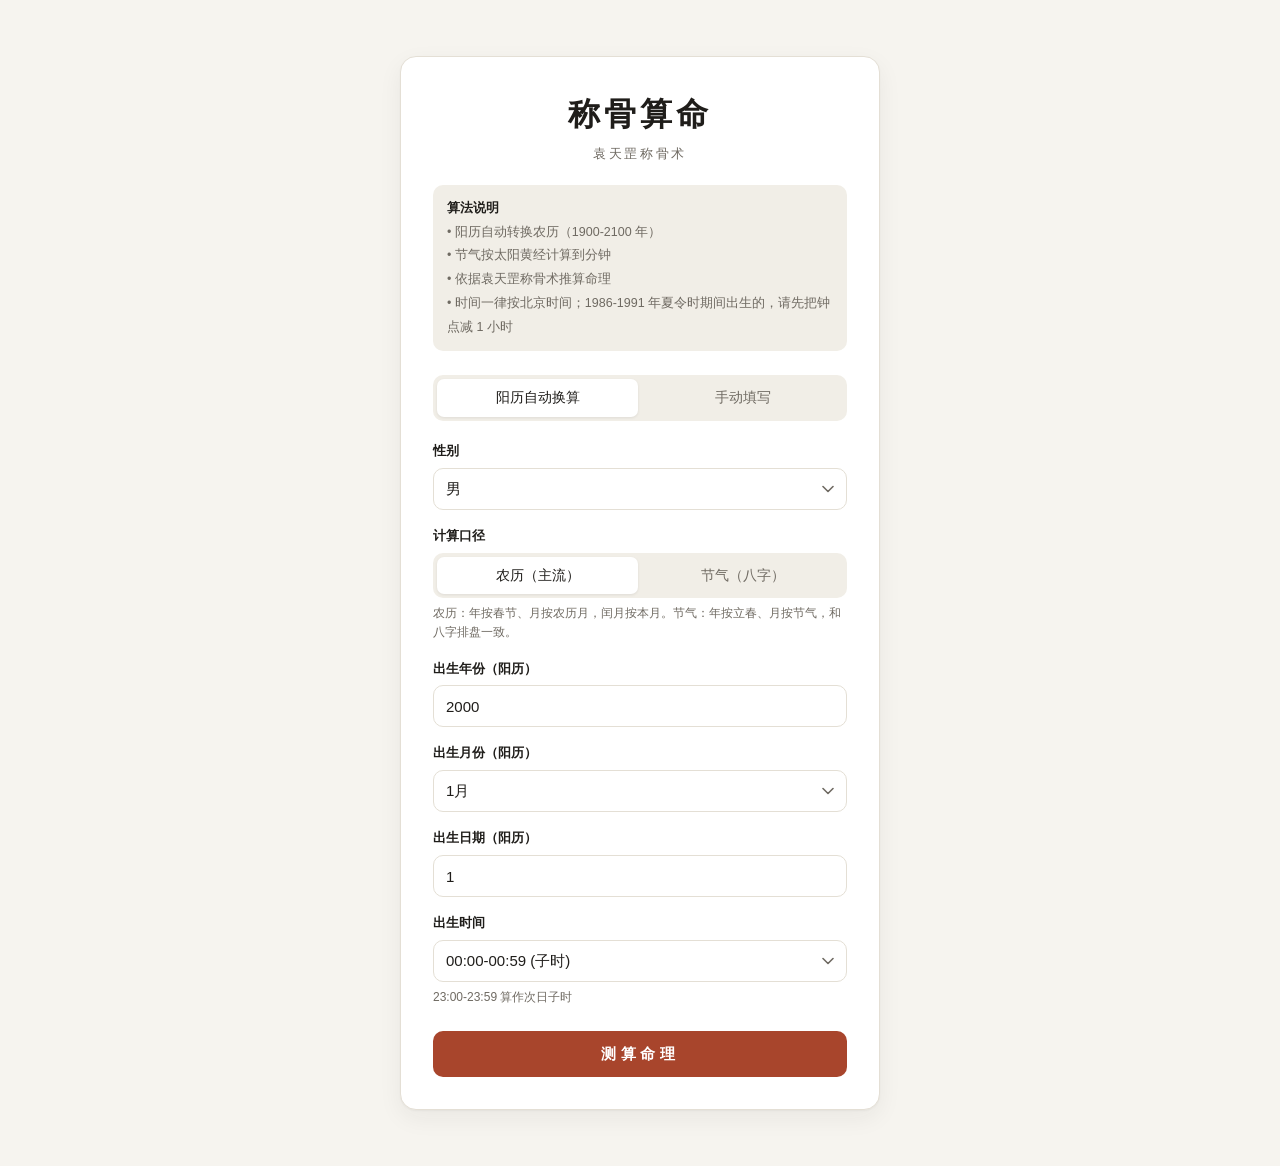
<file: index.html>
<!DOCTYPE html>
<html lang="zh-CN">
<head>
    <meta charset="UTF-8">
    <meta name="viewport" content="width=device-width, initial-scale=1.0">
    <title>称骨算命</title>
    <link rel="stylesheet" href="style.css">
</head>
<body>
    <div class="main-wrapper">
        <div class="container">
            <h1>称骨算命</h1>
            <div class="subtitle">袁天罡称骨术</div>
            <div class="info">
                <strong>算法说明</strong><br>
                • 阳历自动转换农历（1900-2100 年）<br>
                • 节气按太阳黄经计算到分钟<br>
                • 依据袁天罡称骨术推算命理<br>
                • 时间一律按北京时间；1986-1991 年夏令时期间出生的，请先把钟点减 1 小时
            </div>
        <div class="mode-switch">
            <label>
                <input type="radio" name="inputMode" value="solar" checked> 阳历自动换算
            </label>
            <label>
                <input type="radio" name="inputMode" value="manual"> 手动填写
            </label>
        </div>
        <form id="baziForm">
            <div class="form-group">
                <label>性别</label>
                <select id="gender" required>
                    <option value="male">男</option>
                    <option value="female">女</option>
                </select>
            </div>
            
            <!-- 阳历模式 -->
            <div id="solarMode">
                <div class="form-group">
                    <label>计算口径</label>
                    <div class="mode-switch basis-switch">
                        <label><input type="radio" name="basis" value="lunar" checked> 农历（主流）</label>
                        <label><input type="radio" name="basis" value="solar"> 节气（八字）</label>
                    </div>
                    <small>农历：年按春节、月按农历月，闰月按本月。节气：年按立春、月按节气，和八字排盘一致。</small>
                </div>
                <div class="form-group">
                    <label>出生年份（阳历）</label>
                    <input type="number" id="year" min="1900" max="2100" required value="2000">
                </div>
                <div class="form-group">
                    <label>出生月份（阳历）</label>
                    <select id="month">
                        <option value="1">1月</option>
                        <option value="2">2月</option>
                        <option value="3">3月</option>
                        <option value="4">4月</option>
                        <option value="5">5月</option>
                        <option value="6">6月</option>
                        <option value="7">7月</option>
                        <option value="8">8月</option>
                        <option value="9">9月</option>
                        <option value="10">10月</option>
                        <option value="11">11月</option>
                        <option value="12">12月</option>
                    </select>
                </div>
                <div class="form-group">
                    <label>出生日期（阳历）</label>
                    <input type="number" id="day" min="1" max="31" value="1">
                </div>
                <div class="form-group">
                    <label>出生时间</label>
                    <select id="hour">
                        <option value="0">00:00-00:59 (子时)</option>
                        <option value="1">01:00-02:59 (丑时)</option>
                        <option value="3">03:00-04:59 (寅时)</option>
                        <option value="5">05:00-06:59 (卯时)</option>
                        <option value="7">07:00-08:59 (辰时)</option>
                        <option value="9">09:00-10:59 (巳时)</option>
                        <option value="11">11:00-12:59 (午时)</option>
                        <option value="13">13:00-14:59 (未时)</option>
                        <option value="15">15:00-16:59 (申时)</option>
                        <option value="17">17:00-18:59 (酉时)</option>
                        <option value="19">19:00-20:59 (戌时)</option>
                        <option value="21">21:00-22:59 (亥时)</option>
                        <option value="23">23:00-23:59 (子时-次日)</option>
                    </select>
                    <small>23:00-23:59 算作次日子时</small>
                </div>
            </div>
            
            <!-- 手动模式 -->
            <div id="manualMode" style="display: none;">
                <div class="form-group">
                    <label>出生年份（按所选口径的年份）</label>
                    <input type="number" id="manualYear" min="1900" max="2100" value="2000">
                </div>
                <div class="form-group">
                    <label>月份（农历月或节气月）</label>
                    <select id="solarMonth">
                        <option value="1">正月（节气：立春后）</option>
                        <option value="2">二月（节气：惊蛰后）</option>
                        <option value="3">三月（节气：清明后）</option>
                        <option value="4">四月（节气：立夏后）</option>
                        <option value="5">五月（节气：芒种后）</option>
                        <option value="6">六月（节气：小暑后）</option>
                        <option value="7">七月（节气：立秋后）</option>
                        <option value="8">八月（节气：白露后）</option>
                        <option value="9">九月（节气：寒露后）</option>
                        <option value="10">十月（节气：立冬后）</option>
                        <option value="11">冬月（节气：大雪后）</option>
                        <option value="12">腊月（节气：小寒后）</option>
                    </select>
                </div>
                <div class="form-group">
                    <span class="field-label" id="lunarDayLabel">农历日期</span>
                    <div class="day-grid" role="radiogroup" aria-labelledby="lunarDayLabel">
                        <label><input type="radio" name="lunarDay" value="1" checked><span>初一</span></label>
                        <label><input type="radio" name="lunarDay" value="2"><span>初二</span></label>
                        <label><input type="radio" name="lunarDay" value="3"><span>初三</span></label>
                        <label><input type="radio" name="lunarDay" value="4"><span>初四</span></label>
                        <label><input type="radio" name="lunarDay" value="5"><span>初五</span></label>
                        <label><input type="radio" name="lunarDay" value="6"><span>初六</span></label>
                        <label><input type="radio" name="lunarDay" value="7"><span>初七</span></label>
                        <label><input type="radio" name="lunarDay" value="8"><span>初八</span></label>
                        <label><input type="radio" name="lunarDay" value="9"><span>初九</span></label>
                        <label><input type="radio" name="lunarDay" value="10"><span>初十</span></label>
                        <label><input type="radio" name="lunarDay" value="11"><span>十一</span></label>
                        <label><input type="radio" name="lunarDay" value="12"><span>十二</span></label>
                        <label><input type="radio" name="lunarDay" value="13"><span>十三</span></label>
                        <label><input type="radio" name="lunarDay" value="14"><span>十四</span></label>
                        <label><input type="radio" name="lunarDay" value="15"><span>十五</span></label>
                        <label><input type="radio" name="lunarDay" value="16"><span>十六</span></label>
                        <label><input type="radio" name="lunarDay" value="17"><span>十七</span></label>
                        <label><input type="radio" name="lunarDay" value="18"><span>十八</span></label>
                        <label><input type="radio" name="lunarDay" value="19"><span>十九</span></label>
                        <label><input type="radio" name="lunarDay" value="20"><span>二十</span></label>
                        <label><input type="radio" name="lunarDay" value="21"><span>廿一</span></label>
                        <label><input type="radio" name="lunarDay" value="22"><span>廿二</span></label>
                        <label><input type="radio" name="lunarDay" value="23"><span>廿三</span></label>
                        <label><input type="radio" name="lunarDay" value="24"><span>廿四</span></label>
                        <label><input type="radio" name="lunarDay" value="25"><span>廿五</span></label>
                        <label><input type="radio" name="lunarDay" value="26"><span>廿六</span></label>
                        <label><input type="radio" name="lunarDay" value="27"><span>廿七</span></label>
                        <label><input type="radio" name="lunarDay" value="28"><span>廿八</span></label>
                        <label><input type="radio" name="lunarDay" value="29"><span>廿九</span></label>
                        <label><input type="radio" name="lunarDay" value="30"><span>三十</span></label>
                    </div>
                </div>
                <div class="form-group">
                    <label>时辰</label>
                    <select id="shiChen">
                        <option value="0">子时（23:00-01:00）</option>
                        <option value="1">丑时（01:00-03:00）</option>
                        <option value="3">寅时（03:00-05:00）</option>
                        <option value="5">卯时（05:00-07:00）</option>
                        <option value="7">辰时（07:00-09:00）</option>
                        <option value="9">巳时（09:00-11:00）</option>
                        <option value="11">午时（11:00-13:00）</option>
                        <option value="13">未时（13:00-15:00）</option>
                        <option value="15">申时（15:00-17:00）</option>
                        <option value="17">酉时（17:00-19:00）</option>
                        <option value="19">戌时（19:00-21:00）</option>
                        <option value="21">亥时（21:00-23:00）</option>
                    </select>
                </div>
            </div>
            <button type="submit">测算命理</button>
        </form>
        <div id="result" class="result">
            <div class="process">
                <div class="process-title">推算过程</div>
                <div id="processDisplay"></div>
            </div>
            <div class="weight" id="weightDisplay"></div>
            <div class="poem" id="poemDisplay"></div>
        </div>
    </div>
    
    <div id="resultContainer" class="result-container">
        <div class="process">
            <div class="process-title">推算过程</div>
            <div id="processDisplaySide"></div>
        </div>
        <div class="weight" id="weightDisplaySide"></div>
        <div class="poem" id="poemDisplaySide"></div>
    </div>
    </div>

    <script src="bazi-core.js"></script>
    <script src="bazi-poems.js"></script>
    <script src="bazi.js"></script>
</body>
</html>
</file>
<file: style.css>
/*
 * 简约风格：纸色背景 + 墨色文字 + 一点朱砂红；跟随系统深浅色。
 * 标题、骨重和称骨诗用宋体，其余用系统无衬线字体。
 */
:root {
    --bg: #f6f4ef;
    --surface: #ffffff;
    --surface-2: #f1eee7;
    --text: #1f1d1a;
    --muted: #6f6a62;
    --line: #e4dfd5;
    --accent: #a8452c;
    --accent-soft: rgba(168, 69, 44, 0.08);
    --warn: #9a6a00;
    --warn-soft: rgba(154, 106, 0, 0.08);
    --shadow: 0 1px 2px rgba(31, 29, 26, 0.04), 0 8px 24px rgba(31, 29, 26, 0.06);
    --radius: 16px;
    --sans: -apple-system, BlinkMacSystemFont, 'PingFang SC', 'Hiragino Sans GB', 'Microsoft YaHei', 'Noto Sans SC', sans-serif;
    --serif: 'Noto Serif SC', 'Source Han Serif SC', 'Songti SC', 'STSong', 'SimSun', serif;
    --chevron: url("data:image/svg+xml,%3Csvg xmlns='http://www.w3.org/2000/svg' width='12' height='8' viewBox='0 0 12 8'%3E%3Cpath d='M1 1.5l5 5 5-5' fill='none' stroke='%236f6a62' stroke-width='1.6' stroke-linecap='round' stroke-linejoin='round'/%3E%3C/svg%3E");
    color-scheme: light;
}

@media (prefers-color-scheme: dark) {
    :root {
        --bg: #141311;
        --surface: #1c1b18;
        --surface-2: #24221f;
        --text: #ece8e1;
        --muted: #9b958b;
        --line: #2e2c28;
        --accent: #e08a6d;
        --accent-soft: rgba(224, 138, 109, 0.12);
        --warn: #e0b45a;
        --warn-soft: rgba(224, 180, 90, 0.1);
        --shadow: 0 1px 2px rgba(0, 0, 0, 0.3), 0 8px 24px rgba(0, 0, 0, 0.25);
        --chevron: url("data:image/svg+xml,%3Csvg xmlns='http://www.w3.org/2000/svg' width='12' height='8' viewBox='0 0 12 8'%3E%3Cpath d='M1 1.5l5 5 5-5' fill='none' stroke='%239b958b' stroke-width='1.6' stroke-linecap='round' stroke-linejoin='round'/%3E%3C/svg%3E");
        color-scheme: dark;
    }
}

* { margin: 0; padding: 0; box-sizing: border-box; }

body {
    font-family: var(--sans);
    font-size: 15px;
    line-height: 1.6;
    color: var(--text);
    background: var(--bg);
    min-height: 100vh;
    padding: clamp(16px, 5vw, 56px) 16px;
    -webkit-font-smoothing: antialiased;
}

.main-wrapper {
    display: grid;
    grid-template-columns: minmax(0, 1fr);
    gap: 24px;
    max-width: 480px;
    margin: 0 auto;
    align-items: start;
}

/* 有结果时宽屏左右两栏：左边表单，右边结果（滚动时停在顶部） */
@media (min-width: 1024px) {
    .main-wrapper:has(.result-container.show) {
        max-width: 1000px;
        grid-template-columns: minmax(0, 1fr) minmax(0, 1fr);
    }
    .result-container { position: sticky; top: 32px; }
    .result { display: none !important; }
}

@media (max-width: 1023px) {
    .result-container { display: none !important; }
}

.container,
.result-container {
    background: var(--surface);
    border: 1px solid var(--line);
    border-radius: var(--radius);
    box-shadow: var(--shadow);
    padding: clamp(20px, 5vw, 32px);
}

.result-container { display: none; }
.result-container.show,
.result.show { display: block; animation: fadeIn 0.35s ease both; }

@keyframes fadeIn {
    from { opacity: 0; transform: translateY(6px); }
}

@media (prefers-reduced-motion: reduce) {
    .result-container.show, .result.show { animation: none; }
}

/* ---------- 标题和说明 ---------- */

h1 {
    font-family: var(--serif);
    font-size: clamp(26px, 6vw, 32px);
    font-weight: 700;
    letter-spacing: 0.12em;
    text-align: center;
}

.subtitle {
    margin-top: 4px;
    text-align: center;
    color: var(--muted);
    font-size: 13px;
    letter-spacing: 0.2em;
}

.info {
    margin: 20px 0 24px;
    padding: 12px 14px;
    border-radius: 10px;
    background: var(--surface-2);
    color: var(--muted);
    font-size: 12.5px;
    line-height: 1.9;
}

.info strong { color: var(--text); font-weight: 600; }

/* ---------- 分段切换（输入模式、计算口径） ---------- */

.mode-switch {
    display: flex;
    gap: 4px;
    padding: 4px;
    margin-bottom: 20px;
    border-radius: 10px;
    background: var(--surface-2);
}

.mode-switch label {
    flex: 1;
    position: relative;
    margin: 0;
    padding: 8px 10px;
    border-radius: 7px;
    text-align: center;
    font-size: 13.5px;
    font-weight: 500;
    color: var(--muted);
    cursor: pointer;
    transition: background 0.15s, color 0.15s, box-shadow 0.15s;
}

.mode-switch label:hover { color: var(--text); }

.mode-switch label:has(input:checked) {
    background: var(--surface);
    color: var(--text);
    box-shadow: 0 1px 3px rgba(0, 0, 0, 0.08);
}

.mode-switch label:has(input:focus-visible) { outline: 2px solid var(--accent); outline-offset: 1px; }

.mode-switch input[type='radio'] {
    position: absolute;
    opacity: 0;
    pointer-events: none;
}

.basis-switch { margin-bottom: 6px; }

/* ---------- 表单 ---------- */

.form-group { margin-bottom: 16px; }

label {
    display: block;
    margin-bottom: 6px;
    font-size: 13px;
    font-weight: 600;
    color: var(--text);
}

input,
select {
    width: 100%;
    height: 42px;
    padding: 0 12px;
    font: inherit;
    font-size: 15px;
    color: var(--text);
    background: var(--surface);
    border: 1px solid var(--line);
    border-radius: 10px;
    transition: border-color 0.15s, box-shadow 0.15s;
}

select {
    appearance: none;
    padding-right: 34px;
    background-image: var(--chevron);
    background-repeat: no-repeat;
    background-position: right 12px center;
    cursor: pointer;
}

input:hover, select:hover { border-color: var(--muted); }

input:focus,
select:focus {
    outline: none;
    border-color: var(--accent);
    box-shadow: 0 0 0 3px var(--accent-soft);
}

small {
    display: block;
    margin-top: 6px;
    color: var(--muted);
    font-size: 12px;
    line-height: 1.6;
}

button {
    width: 100%;
    height: 46px;
    margin-top: 8px;
    font: inherit;
    font-size: 15px;
    font-weight: 600;
    letter-spacing: 0.3em;
    color: #fff;
    background: var(--accent);
    border: 0;
    border-radius: 10px;
    cursor: pointer;
    transition: filter 0.15s, transform 0.05s;
}

@media (prefers-color-scheme: dark) { button { color: #1c1b18; } }

button:hover { filter: brightness(1.08); }
button:active { transform: translateY(1px); }
button:focus-visible { outline: 2px solid var(--accent); outline-offset: 2px; }

/* ---------- 结果 ---------- */

.result {
    display: none;
    margin-top: 24px;
    padding-top: 24px;
    border-top: 1px solid var(--line);
}

.process {
    margin-bottom: 20px;
    font-size: 13.5px;
    line-height: 1.75;
}

.process-title {
    margin-bottom: 8px;
    font-size: 12px;
    font-weight: 600;
    letter-spacing: 0.2em;
    color: var(--muted);
}

.process-item {
    padding: 7px 0;
    border-bottom: 1px solid var(--line);
    color: var(--muted);
    word-break: break-word;
}

.process-item strong { color: var(--text); font-weight: 600; }

/* 提示行（时辰调整、闰月、交节） */
.process-item.warn {
    margin: 6px 0;
    padding: 8px 10px;
    border: 0;
    border-radius: 8px;
    background: var(--warn-soft);
    color: var(--warn);
}

.process-item.warn strong { color: inherit; }

.process-sum {
    padding-top: 10px;
    text-align: right;
    font-variant-numeric: tabular-nums;
    color: var(--text);
    font-weight: 600;
}

.weight {
    font-family: var(--serif);
    font-size: clamp(28px, 7vw, 36px);
    font-weight: 700;
    text-align: center;
    color: var(--accent);
    letter-spacing: 0.08em;
    margin-bottom: 16px;
}

.poem {
    font-family: var(--serif);
    font-size: 16px;
    line-height: 2;
    text-align: justify;
    padding: 16px 18px;
    border-radius: 10px;
    background: var(--accent-soft);
    word-break: break-word;
}

/* 农历日期：6 列 x 5 行的格子，像日历一样直接点，不用下拉（30 项的下拉在矮窗口里会超出屏幕） */
.field-label {
    display: block;
    margin-bottom: 6px;
    font-size: 13px;
    font-weight: 600;
    color: var(--text);
}

.day-grid {
    display: grid;
    grid-template-columns: repeat(6, minmax(0, 1fr));
    gap: 6px;
}

.day-grid label {
    position: relative;
    margin: 0;
    font-weight: 500;
}

.day-grid input {
    position: absolute;
    opacity: 0;
    pointer-events: none;
}

.day-grid span {
    display: block;
    padding: 7px 0;
    text-align: center;
    font-size: 13.5px;
    color: var(--muted);
    background: var(--surface);
    border: 1px solid var(--line);
    border-radius: 8px;
    cursor: pointer;
    transition: border-color 0.15s, color 0.15s, background 0.15s;
}

.day-grid span:hover { border-color: var(--muted); color: var(--text); }

.day-grid input:checked + span {
    color: var(--accent);
    background: var(--accent-soft);
    border-color: var(--accent);
    font-weight: 600;
}

.day-grid input:focus-visible + span { outline: 2px solid var(--accent); outline-offset: 1px; }
</file>
